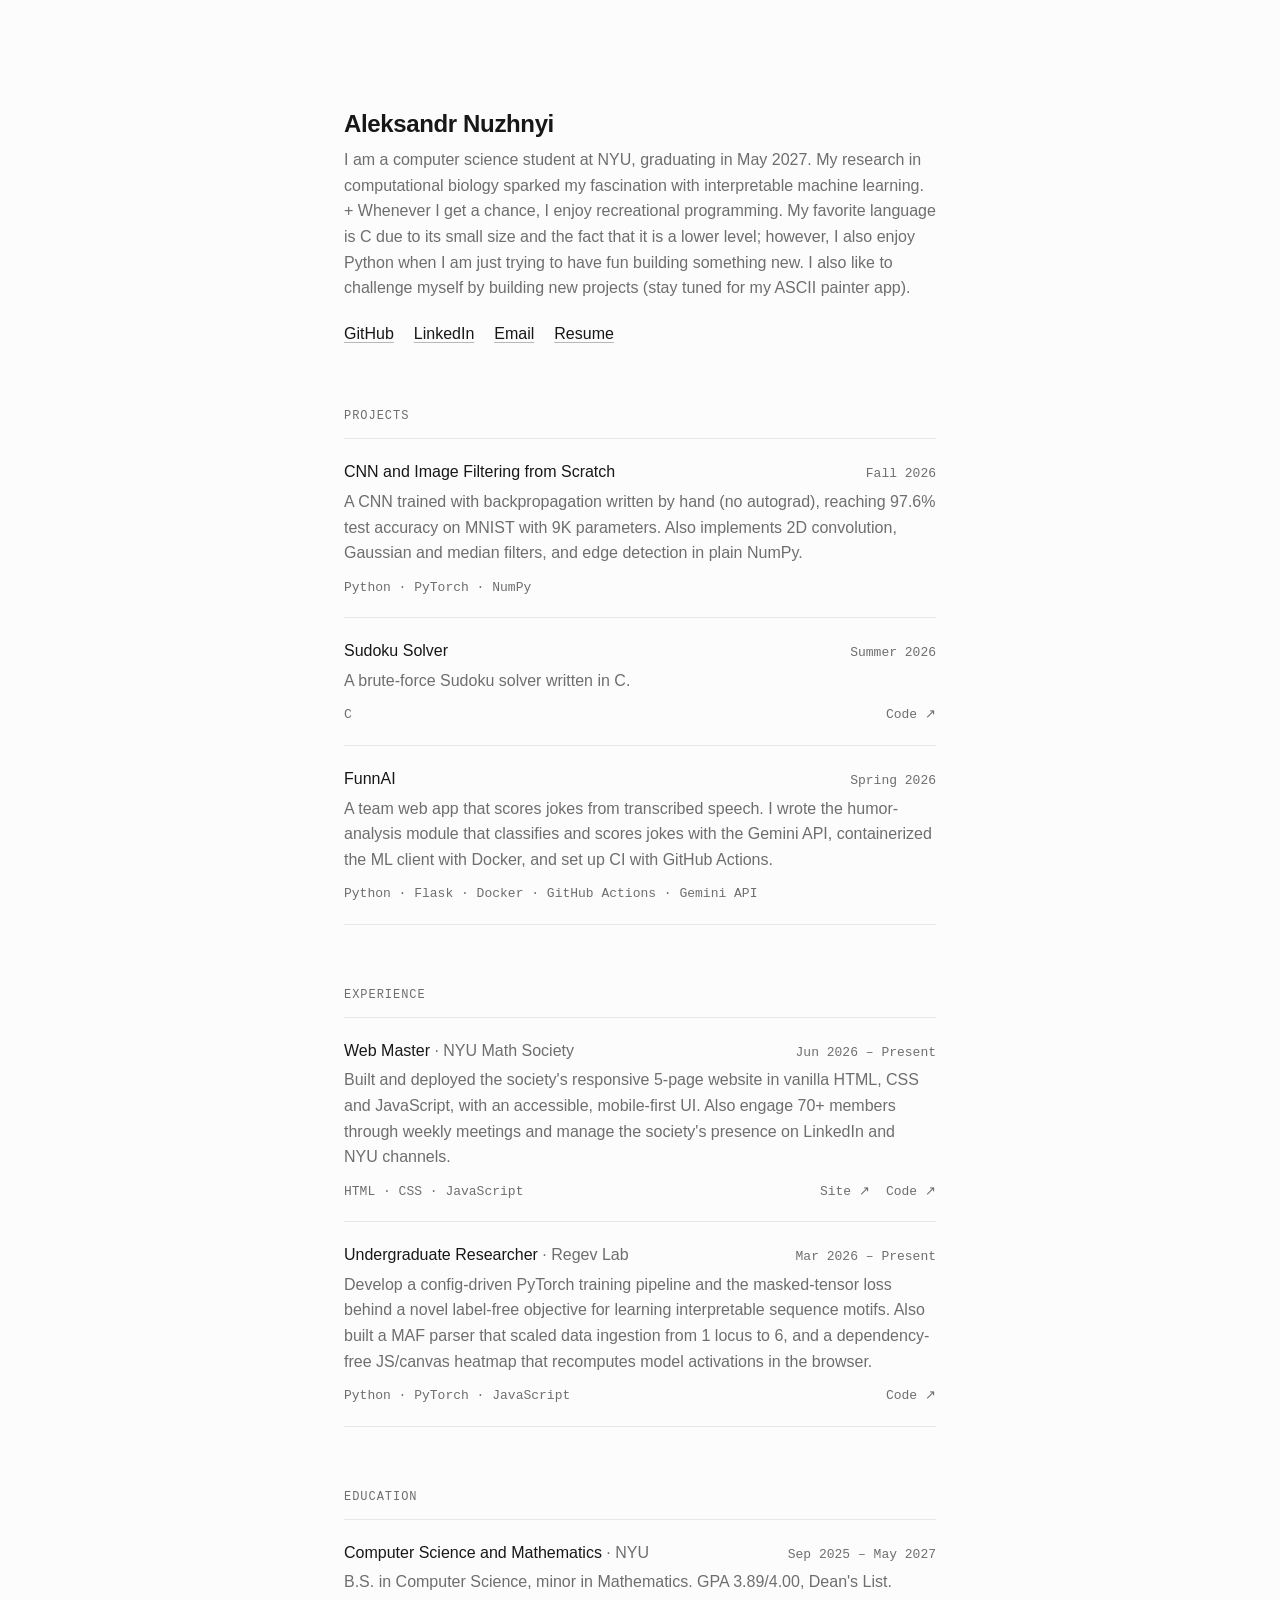
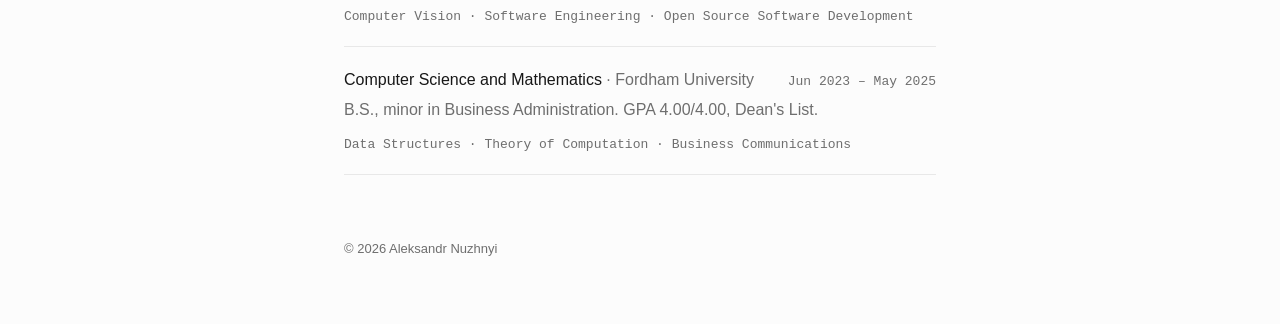
<file: index.html>
<!DOCTYPE html>
<html lang="en">
  <head>
    <meta charset="utf-8">
    <meta name="viewport" content="width=device-width, initial-scale=1">
    <meta name="color-scheme" content="light dark">

    <title>Aleksandr Nuzhnyi</title>
    <meta name="description" content="Projects, experience and education of Aleksandr Nuzhnyi, a computer science student at NYU.">
    <meta property="og:type" content="website">
    <meta property="og:url" content="https://nuzhny25.github.io/">
    <meta property="og:title" content="Aleksandr Nuzhnyi">
    <meta property="og:description" content="Projects, experience and education of Aleksandr Nuzhnyi, a computer science student at NYU.">

    <link rel="icon" href="data:image/svg+xml,<svg xmlns='http://www.w3.org/2000/svg' viewBox='0 0 16 16'><style>circle{fill:%23171717}@media (prefers-color-scheme:dark){circle{fill:%23ededed}}</style><circle cx='8' cy='8' r='5'/></svg>">
    <link rel="stylesheet" href="style.css">
    <script src="content.js" defer></script>
    <script src="script.js" defer></script>
  </head>
  <body>
    <header>
      <h1>Aleksandr Nuzhnyi</h1>
      <p class="intro">I am a computer science student at NYU, graduating in May 2027. My research in computational biology sparked my fascination with interpretable machine learning. + Whenever I get a chance, I enjoy recreational programming. My favorite language is C due to its small size and the fact that it is a lower level; however, I also enjoy Python when I am just trying to have fun building something new. I also like to challenge myself by building new projects (stay tuned for my ASCII painter app).</p>
      <nav class="links" aria-label="Links">
        <a href="https://github.com/nuzhny25" target="_blank" rel="noopener noreferrer">GitHub</a>
        <a href="https://www.linkedin.com/in/aleksandr-nuzhnyi-0757472a9" target="_blank" rel="noopener noreferrer">LinkedIn</a>
        <a href="mailto:an4059@nyu.edu">Email</a>
        <a href="resume.pdf" target="_blank" rel="noopener noreferrer">Resume</a>
      </nav>
    </header>

    <!-- These lists are filled in from content.js -->
    <main>
      <section id="projects" hidden>
        <h2>Projects</h2>
        <ul class="entries"></ul>
      </section>

      <section id="experience" hidden>
        <h2>Experience</h2>
        <ul class="entries"></ul>
      </section>

      <section id="education" hidden>
        <h2>Education</h2>
        <ul class="entries"></ul>
      </section>
    </main>

    <footer>© <span id="year"></span> Aleksandr Nuzhnyi</footer>

    <!-- One list entry. script.js copies it for each item in content.js -->
    <template id="entry-template">
      <li class="entry">
        <div class="entry-head">
          <h3 class="entry-title"><span class="entry-name"></span><span class="entry-org"></span></h3>
          <span class="entry-date"></span>
        </div>
        <p class="entry-description"></p>
        <div class="entry-meta">
          <span class="entry-tags"></span>
          <span class="entry-links"></span>
        </div>
      </li>
    </template>
  </body>
</html>
</file>
<file: style.css>
/* Colors: light by default, dark when the system prefers it */
:root {
  --bg: #fcfcfc;
  --text: #171717;
  --muted: #6e6e6e;
  --line: #e8e8e8;

  --font: -apple-system, BlinkMacSystemFont, "Segoe UI", Roboto, Helvetica, Arial, sans-serif;
  --mono: ui-monospace, SFMono-Regular, Menlo, Consolas, monospace;
}

@media (prefers-color-scheme: dark) {
  :root {
    --bg: #111111;
    --text: #ededed;
    --muted: #a0a0a0;
    --line: #262626;
  }
}

/* Base */

*,
*::before,
*::after {
  box-sizing: border-box;
}

[hidden] {
  display: none !important;
}

html {
  -webkit-text-size-adjust: 100%;
  text-size-adjust: 100%;
}

body {
  max-width: 40rem;
  margin: 0 auto;
  padding: clamp(3rem, 12vh, 7rem) 1.5rem 4rem;
  background: var(--bg);
  color: var(--text);
  font: 1rem/1.6 var(--font);
  -webkit-font-smoothing: antialiased;
}

h1,
h2,
h3,
p,
ul {
  margin: 0;
}

::selection {
  background: var(--text);
  color: var(--bg);
}

a {
  color: inherit;
  text-decoration: underline;
  text-decoration-thickness: 1px;
  text-underline-offset: 0.2em;
  text-decoration-color: color-mix(in srgb, currentColor 30%, transparent);
  transition: color 150ms, text-decoration-color 150ms;
}

a:hover {
  text-decoration-color: currentColor;
}

a:focus-visible {
  outline: 2px solid var(--text);
  outline-offset: 2px;
  border-radius: 2px;
}

/* Header */

h1 {
  font-size: 1.5rem;
  font-weight: 600;
  line-height: 1.3;
  letter-spacing: -0.015em;
}

.intro {
  margin-top: 0.5rem;
  color: var(--muted);
  text-wrap: pretty;
}

.links {
  display: flex;
  flex-wrap: wrap;
  gap: 0.25rem 1.25rem;
  margin-top: 1.25rem;
}

/* Sections */

section {
  margin-top: 4rem;
}

h2 {
  margin-bottom: 1rem;
  color: var(--muted);
  font: 500 0.75rem/1 var(--mono);
  letter-spacing: 0.08em;
  text-transform: uppercase;
}

.entries {
  padding: 0;
  list-style: none;
  border-bottom: 1px solid var(--line);
}

.entry {
  padding: 1.25rem 0;
  border-top: 1px solid var(--line);
}

.entry-head {
  display: flex;
  justify-content: space-between;
  align-items: baseline;
  gap: 1rem;
}

.entry-title {
  font-size: 1rem;
  font-weight: 500;
}

.entry-title a {
  text-decoration-color: transparent;
}

.entry-title a:hover {
  text-decoration-color: currentColor;
}

.entry-org {
  color: var(--muted);
  font-weight: 400;
}

.entry-org::before {
  content: " · ";
}

.entry-date {
  flex-shrink: 0;
  color: var(--muted);
  font: 0.8125rem var(--mono);
}

/* On phones, the date goes under the title instead of beside it */
@media (max-width: 30rem) {
  .entry-head {
    flex-direction: column;
    gap: 0;
  }
}

.entry-description {
  margin-top: 0.25rem;
  color: var(--muted);
  text-wrap: pretty;
}

.entry-meta {
  display: flex;
  flex-wrap: wrap;
  gap: 0.25rem 1rem;
  margin-top: 0.75rem;
  color: var(--muted);
  font: 0.8125rem/1.5 var(--mono);
}

.entry-links {
  display: flex;
  gap: 1rem;
  margin-left: auto; /* keeps links on the right, even without tags */
}

.entry-links a {
  text-decoration: none;
}

.entry-links a:hover {
  color: var(--text);
}

.entry-links a::after {
  content: "\a0\2197"; /* non-breaking space + ↗ */
  content: "\a0\2197" / ""; /* same, hidden from screen readers where supported */
}

/* Footer */

footer {
  margin-top: 4rem;
  color: var(--muted);
  font-size: 0.8125rem;
}

@media (prefers-reduced-motion: reduce) {
  a {
    transition: none;
  }
}
</file>
